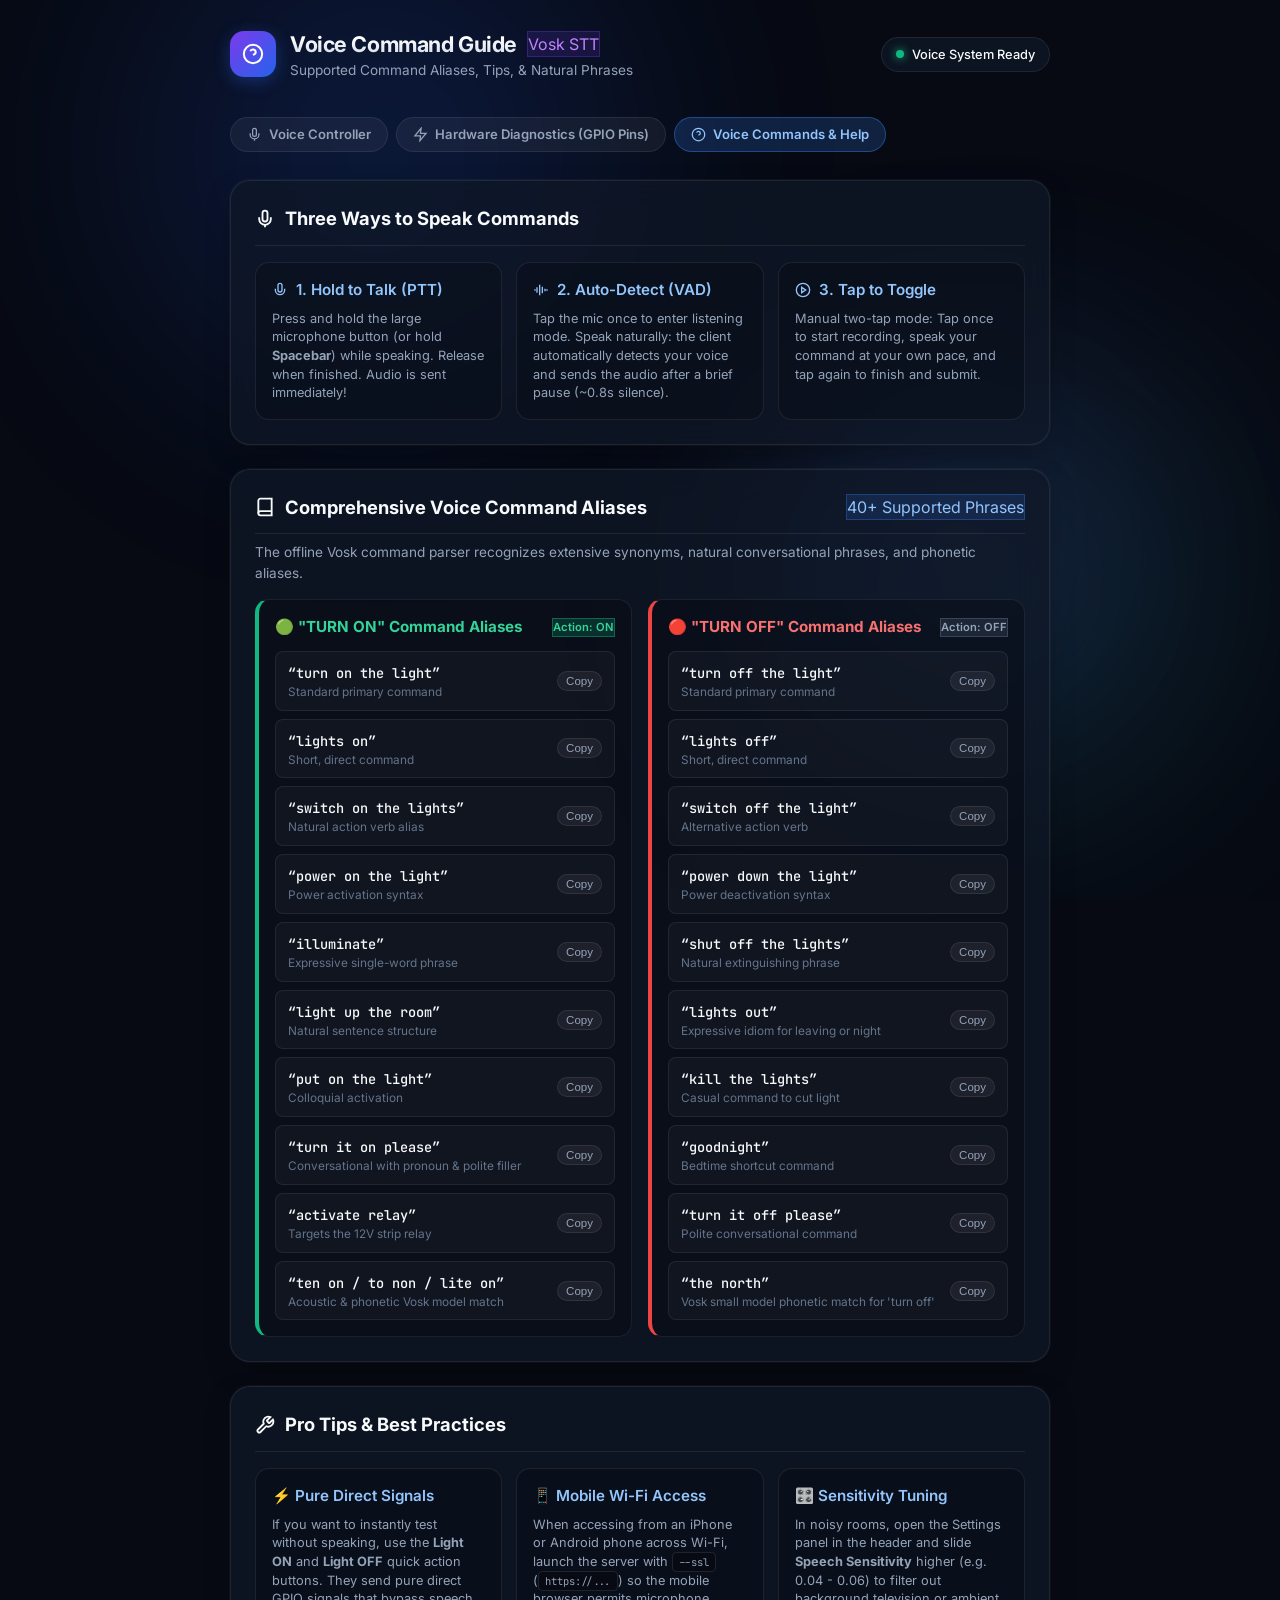
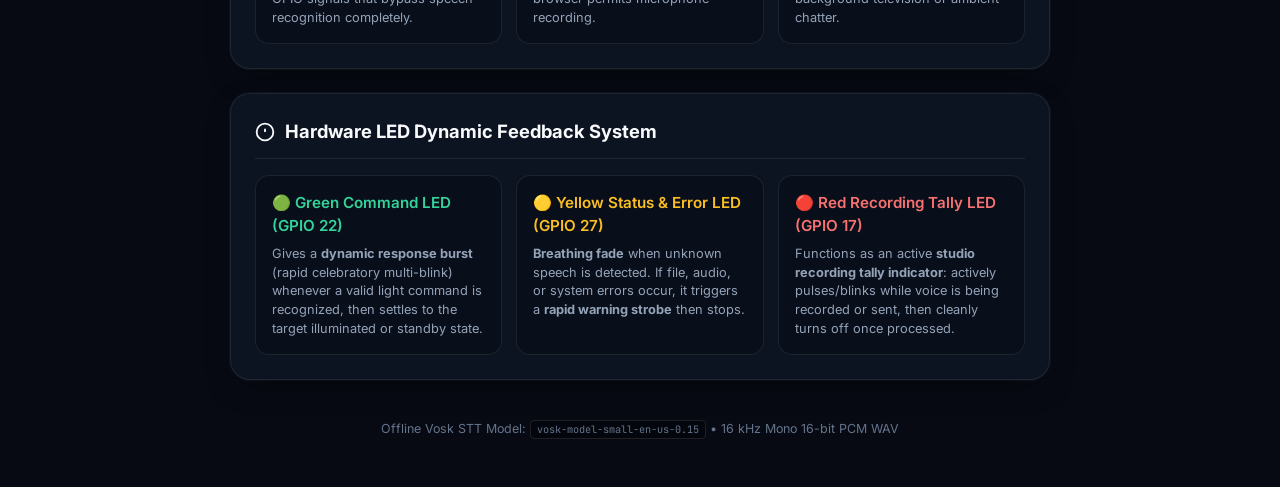
<file: clients/web/help.html>
<!doctype html>
<html lang="en">
<head>
  <meta charset="utf-8">
  <meta name="viewport" content="width=device-width, initial-scale=1, viewport-fit=cover">
  <meta name="description" content="Raspberry Pi Vosk Voice Controller - Command Reference and Help Guide">
  <meta name="theme-color" content="#090d16">
  <title>Voice Command Reference &amp; Help — Vosk Controller</title>

  <!-- Google Fonts: Inter & JetBrains Mono (Non-blocking for instant LAN/offline rendering) -->
  <link rel="preconnect" href="https://fonts.googleapis.com">
  <link rel="preconnect" href="https://fonts.gstatic.com" crossorigin>
  <link href="https://fonts.googleapis.com/css2?family=Inter:wght@300;400;500;600;700;800&family=JetBrains+Mono:wght@400;500;600&display=swap" rel="stylesheet" media="print" onload="this.media='all'">
  <noscript>
    <link href="https://fonts.googleapis.com/css2?family=Inter:wght@300;400;500;600;700;800&family=JetBrains+Mono:wght@400;500;600&display=swap" rel="stylesheet">
  </noscript>
  
  <link rel="stylesheet" href="styles.css">
  <style>
    /* Specific styles for Help Page */
    .nav-tabs {
      display: flex;
      gap: 8px;
      margin-bottom: 4px;
      flex-wrap: wrap;
    }
    .nav-tab-link {
      display: inline-flex;
      align-items: center;
      gap: 7px;
      padding: 7px 16px;
      border-radius: var(--radius-full);
      background: rgba(255, 255, 255, 0.05);
      border: 1px solid var(--border-subtle);
      color: var(--text-secondary);
      text-decoration: none;
      font-size: 0.82rem;
      font-weight: 600;
      transition: all 0.2s ease;
    }
    .nav-tab-link:hover {
      background: rgba(255, 255, 255, 0.1);
      color: var(--text-primary);
    }
    .nav-tab-link.active {
      background: rgba(59, 130, 246, 0.2);
      border-color: rgba(59, 130, 246, 0.4);
      color: #93c5fd;
    }

    .help-section {
      background: var(--bg-surface);
      backdrop-filter: blur(16px);
      -webkit-backdrop-filter: blur(16px);
      border: 1px solid var(--border-subtle);
      border-radius: var(--radius-lg);
      padding: 24px;
      display: flex;
      flex-direction: column;
      gap: 16px;
      box-shadow: var(--shadow-card);
    }

    .help-header-row {
      display: flex;
      align-items: center;
      justify-content: space-between;
      border-bottom: 1px solid var(--border-subtle);
      padding-bottom: 12px;
    }
    .help-header-row h2 {
      font-size: 1.15rem;
      font-weight: 700;
      display: flex;
      align-items: center;
      gap: 10px;
    }

    .command-category-grid {
      display: grid;
      grid-template-columns: repeat(2, 1fr);
      gap: 16px;
    }

    .command-box {
      background: rgba(0, 0, 0, 0.25);
      border: 1px solid var(--border-subtle);
      border-radius: var(--radius-md);
      padding: 16px;
      display: flex;
      flex-direction: column;
      gap: 12px;
    }

    .command-box.on-box {
      border-left: 4px solid var(--green-on);
    }
    .command-box.off-box {
      border-left: 4px solid #ef4444;
    }

    .command-box-title {
      font-size: 0.95rem;
      font-weight: 600;
      display: flex;
      align-items: center;
      justify-content: space-between;
    }

    .phrase-list {
      list-style: none;
      display: flex;
      flex-direction: column;
      gap: 8px;
    }

    .phrase-item {
      display: flex;
      align-items: center;
      justify-content: space-between;
      gap: 12px;
      background: rgba(255, 255, 255, 0.03);
      padding: 8px 12px;
      border-radius: var(--radius-sm);
      border: 1px solid var(--border-subtle);
      transition: all 0.2s;
    }
    .phrase-item:hover {
      background: rgba(255, 255, 255, 0.07);
      border-color: var(--border-highlight);
    }

    .phrase-quote {
      font-family: var(--font-mono);
      font-size: 0.85rem;
      color: var(--text-primary);
      font-weight: 500;
    }

    .phrase-desc {
      font-size: 0.74rem;
      color: var(--text-muted);
    }

    .copy-chip {
      background: rgba(255, 255, 255, 0.06);
      border: 1px solid var(--border-subtle);
      color: var(--text-secondary);
      border-radius: var(--radius-full);
      padding: 3px 8px;
      font-size: 0.72rem;
      cursor: pointer;
      display: inline-flex;
      align-items: center;
      gap: 4px;
      transition: all 0.2s;
    }
    .copy-chip:hover {
      background: rgba(59, 130, 246, 0.25);
      color: #93c5fd;
      border-color: rgba(59, 130, 246, 0.4);
    }

    .guide-cards-grid {
      display: grid;
      grid-template-columns: repeat(3, 1fr);
      gap: 14px;
    }

    .guide-card {
      background: rgba(0, 0, 0, 0.2);
      border: 1px solid var(--border-subtle);
      border-radius: var(--radius-md);
      padding: 16px;
      display: flex;
      flex-direction: column;
      gap: 8px;
    }

    .guide-card h3 {
      font-size: 0.95rem;
      font-weight: 600;
      color: #93c5fd;
      display: flex;
      align-items: center;
      gap: 8px;
    }

    .guide-card p {
      font-size: 0.8rem;
      color: var(--text-secondary);
      line-height: 1.45;
    }

    @media (max-width: 768px) {
      .command-category-grid { grid-template-columns: 1fr; }
      .guide-cards-grid { grid-template-columns: 1fr; }
    }
  </style>
</head>
<body>
  <div class="ambient-background" aria-hidden="true">
    <div class="glow-orb orb-1"></div>
    <div class="glow-orb orb-2"></div>
    <div class="glow-orb orb-3"></div>
  </div>

  <div class="app-layout">
    <!-- Top Navigation Header -->
    <header class="app-header">
      <div class="brand">
        <div class="brand-icon" style="background: linear-gradient(135deg, #7c3aed, #2563eb);">
          <svg width="22" height="22" viewBox="0 0 24 24" fill="none" stroke="currentColor" stroke-width="2.2">
            <circle cx="12" cy="12" r="10"/>
            <path d="M9.09 9a3 3 0 0 1 5.83 1c0 2-3 3-3 3"/>
            <line x1="12" y1="17" x2="12.01" y2="17"/>
          </svg>
        </div>
        <div>
          <div class="brand-title-row">
            <h1 class="brand-title">Voice Command Guide</h1>
            <span class="badge" style="background: rgba(124, 58, 237, 0.15); color: #c084fc; border: 1px solid rgba(124, 58, 237, 0.3);">Vosk STT</span>
          </div>
          <p class="brand-subtitle">Supported Command Aliases, Tips, &amp; Natural Phrases</p>
        </div>
      </div>

      <div class="header-actions">
        <!-- Live Connection Status Pill -->
        <div id="connection-pill" class="connection-pill connected">
          <span class="status-dot"></span>
          <span id="connection-label" class="pill-text">Voice System Ready</span>
        </div>
      </div>
    </header>

    <!-- Top Navigation Bar across all pages -->
    <nav class="nav-tabs" aria-label="Page Navigation">
      <a href="index.html" class="nav-tab-link">
        <svg width="15" height="15" viewBox="0 0 24 24" fill="none" stroke="currentColor" stroke-width="2"><path d="M12 2a3 3 0 0 0-3 3v7a3 3 0 0 0 6 0V5a3 3 0 0 0-3-3Z"/><path d="M19 10v2a7 7 0 0 1-14 0v-2"/><line x1="12" x2="12" y1="19" y2="22"/></svg>
        <span>Voice Controller</span>
      </a>
      <a href="diagnostics.html" class="nav-tab-link">
        <svg width="15" height="15" viewBox="0 0 24 24" fill="none" stroke="currentColor" stroke-width="2"><polygon points="13 2 3 14 12 14 11 22 21 10 12 10 13 2"/></svg>
        <span>Hardware Diagnostics (GPIO Pins)</span>
      </a>
      <a href="help.html" class="nav-tab-link active">
        <svg width="15" height="15" viewBox="0 0 24 24" fill="none" stroke="currentColor" stroke-width="2"><circle cx="12" cy="12" r="10"/><path d="M9.09 9a3 3 0 0 1 5.83 1c0 2-3 3-3 3"/><line x1="12" y1="17" x2="12.01" y2="17"/></svg>
        <span>Voice Commands &amp; Help</span>
      </a>
    </nav>

    <!-- Execution Methods Overview -->
    <section class="help-section">
      <div class="help-header-row">
        <h2>
          <svg width="20" height="20" viewBox="0 0 24 24" fill="none" stroke="currentColor" stroke-width="2.2"><path d="M12 2a3 3 0 0 0-3 3v7a3 3 0 0 0 6 0V5a3 3 0 0 0-3-3Z"/><path d="M19 10v2a7 7 0 0 1-14 0v-2"/><line x1="12" x2="12" y1="19" y2="22"/></svg>
          Three Ways to Speak Commands
        </h2>
      </div>
      <div class="guide-cards-grid">
        <div class="guide-card">
          <h3>
            <svg width="16" height="16" viewBox="0 0 24 24" fill="none" stroke="currentColor" stroke-width="2"><path d="M12 2a3 3 0 0 0-3 3v7a3 3 0 0 0 6 0V5a3 3 0 0 0-3-3Z"/><path d="M19 10v2a7 7 0 0 1-14 0v-2"/></svg>
            1. Hold to Talk (PTT)
          </h3>
          <p>
            Press and hold the large microphone button (or hold <strong>Spacebar</strong>) while speaking. Release when finished. Audio is sent immediately!
          </p>
        </div>
        <div class="guide-card">
          <h3>
            <svg width="16" height="16" viewBox="0 0 24 24" fill="none" stroke="currentColor" stroke-width="2"><path d="M2 12h2"/><path d="M6 8v8"/><path d="M10 4v16"/><path d="M14 7v10"/><path d="M18 10v4"/><path d="M22 12h-2"/></svg>
            2. Auto-Detect (VAD)
          </h3>
          <p>
            Tap the mic once to enter listening mode. Speak naturally: the client automatically detects your voice and sends the audio after a brief pause (~0.8s silence).
          </p>
        </div>
        <div class="guide-card">
          <h3>
            <svg width="16" height="16" viewBox="0 0 24 24" fill="none" stroke="currentColor" stroke-width="2"><circle cx="12" cy="12" r="10"/><polygon points="10 8 16 12 10 16 10 8"/></svg>
            3. Tap to Toggle
          </h3>
          <p>
            Manual two-tap mode: Tap once to start recording, speak your command at your own pace, and tap again to finish and submit.
          </p>
        </div>
      </div>
    </section>

    <!-- Voice Command Aliases Catalog -->
    <section class="help-section">
      <div class="help-header-row">
        <h2>
          <svg width="20" height="20" viewBox="0 0 24 24" fill="none" stroke="currentColor" stroke-width="2.2"><path d="M4 19.5A2.5 2.5 0 0 1 6.5 17H20"/><path d="M6.5 2H20v20H6.5A2.5 2.5 0 0 1 4 19.5v-15A2.5 2.5 0 0 1 6.5 2z"/></svg>
          Comprehensive Voice Command Aliases
        </h2>
        <span class="badge" style="background: rgba(59, 130, 246, 0.15); color: #93c5fd; border: 1px solid rgba(59, 130, 246, 0.3);">40+ Supported Phrases</span>
      </div>
      <p style="font-size: 0.85rem; color: var(--text-secondary); margin-top: -8px;">
        The offline Vosk command parser recognizes extensive synonyms, natural conversational phrases, and phonetic aliases.
      </p>

      <div class="command-category-grid">
        <!-- Turn ON Phrases -->
        <div class="command-box on-box">
          <div class="command-box-title">
            <span style="color: #34d399; font-weight: 700;">🟢 "TURN ON" Command Aliases</span>
            <span class="badge badge-on" style="font-size: 0.7rem;">Action: ON</span>
          </div>
          <ul class="phrase-list">
            <li class="phrase-item">
              <div>
                <span class="phrase-quote">“turn on the light”</span>
                <p class="phrase-desc">Standard primary command</p>
              </div>
              <button class="copy-chip" onclick="copyPhrase('turn on the light')">Copy</button>
            </li>
            <li class="phrase-item">
              <div>
                <span class="phrase-quote">“lights on”</span>
                <p class="phrase-desc">Short, direct command</p>
              </div>
              <button class="copy-chip" onclick="copyPhrase('lights on')">Copy</button>
            </li>
            <li class="phrase-item">
              <div>
                <span class="phrase-quote">“switch on the lights”</span>
                <p class="phrase-desc">Natural action verb alias</p>
              </div>
              <button class="copy-chip" onclick="copyPhrase('switch on the lights')">Copy</button>
            </li>
            <li class="phrase-item">
              <div>
                <span class="phrase-quote">“power on the light”</span>
                <p class="phrase-desc">Power activation syntax</p>
              </div>
              <button class="copy-chip" onclick="copyPhrase('power on the light')">Copy</button>
            </li>
            <li class="phrase-item">
              <div>
                <span class="phrase-quote">“illuminate”</span>
                <p class="phrase-desc">Expressive single-word phrase</p>
              </div>
              <button class="copy-chip" onclick="copyPhrase('illuminate')">Copy</button>
            </li>
            <li class="phrase-item">
              <div>
                <span class="phrase-quote">“light up the room”</span>
                <p class="phrase-desc">Natural sentence structure</p>
              </div>
              <button class="copy-chip" onclick="copyPhrase('light up the room')">Copy</button>
            </li>
            <li class="phrase-item">
              <div>
                <span class="phrase-quote">“put on the light”</span>
                <p class="phrase-desc">Colloquial activation</p>
              </div>
              <button class="copy-chip" onclick="copyPhrase('put on the light')">Copy</button>
            </li>
            <li class="phrase-item">
              <div>
                <span class="phrase-quote">“turn it on please”</span>
                <p class="phrase-desc">Conversational with pronoun &amp; polite filler</p>
              </div>
              <button class="copy-chip" onclick="copyPhrase('turn it on please')">Copy</button>
            </li>
            <li class="phrase-item">
              <div>
                <span class="phrase-quote">“activate relay”</span>
                <p class="phrase-desc">Targets the 12V strip relay</p>
              </div>
              <button class="copy-chip" onclick="copyPhrase('activate relay')">Copy</button>
            </li>
            <li class="phrase-item">
              <div>
                <span class="phrase-quote">“ten on / to non / lite on”</span>
                <p class="phrase-desc">Acoustic &amp; phonetic Vosk model match</p>
              </div>
              <button class="copy-chip" onclick="copyPhrase('ten on')">Copy</button>
            </li>
          </ul>
        </div>

        <!-- Turn OFF Phrases -->
        <div class="command-box off-box">
          <div class="command-box-title">
            <span style="color: #f87171; font-weight: 700;">🔴 "TURN OFF" Command Aliases</span>
            <span class="badge badge-off" style="font-size: 0.7rem;">Action: OFF</span>
          </div>
          <ul class="phrase-list">
            <li class="phrase-item">
              <div>
                <span class="phrase-quote">“turn off the light”</span>
                <p class="phrase-desc">Standard primary command</p>
              </div>
              <button class="copy-chip" onclick="copyPhrase('turn off the light')">Copy</button>
            </li>
            <li class="phrase-item">
              <div>
                <span class="phrase-quote">“lights off”</span>
                <p class="phrase-desc">Short, direct command</p>
              </div>
              <button class="copy-chip" onclick="copyPhrase('lights off')">Copy</button>
            </li>
            <li class="phrase-item">
              <div>
                <span class="phrase-quote">“switch off the light”</span>
                <p class="phrase-desc">Alternative action verb</p>
              </div>
              <button class="copy-chip" onclick="copyPhrase('switch off the light')">Copy</button>
            </li>
            <li class="phrase-item">
              <div>
                <span class="phrase-quote">“power down the light”</span>
                <p class="phrase-desc">Power deactivation syntax</p>
              </div>
              <button class="copy-chip" onclick="copyPhrase('power down the light')">Copy</button>
            </li>
            <li class="phrase-item">
              <div>
                <span class="phrase-quote">“shut off the lights”</span>
                <p class="phrase-desc">Natural extinguishing phrase</p>
              </div>
              <button class="copy-chip" onclick="copyPhrase('shut off the lights')">Copy</button>
            </li>
            <li class="phrase-item">
              <div>
                <span class="phrase-quote">“lights out”</span>
                <p class="phrase-desc">Expressive idiom for leaving or night</p>
              </div>
              <button class="copy-chip" onclick="copyPhrase('lights out')">Copy</button>
            </li>
            <li class="phrase-item">
              <div>
                <span class="phrase-quote">“kill the lights”</span>
                <p class="phrase-desc">Casual command to cut light</p>
              </div>
              <button class="copy-chip" onclick="copyPhrase('kill the lights')">Copy</button>
            </li>
            <li class="phrase-item">
              <div>
                <span class="phrase-quote">“goodnight”</span>
                <p class="phrase-desc">Bedtime shortcut command</p>
              </div>
              <button class="copy-chip" onclick="copyPhrase('goodnight')">Copy</button>
            </li>
            <li class="phrase-item">
              <div>
                <span class="phrase-quote">“turn it off please”</span>
                <p class="phrase-desc">Polite conversational command</p>
              </div>
              <button class="copy-chip" onclick="copyPhrase('turn it off please')">Copy</button>
            </li>
            <li class="phrase-item">
              <div>
                <span class="phrase-quote">“the north”</span>
                <p class="phrase-desc">Vosk small model phonetic match for 'turn off'</p>
              </div>
              <button class="copy-chip" onclick="copyPhrase('the north')">Copy</button>
            </li>
          </ul>
        </div>
      </div>
    </section>

    <!-- Tips and Diagnostics Reference -->
    <section class="help-section">
      <div class="help-header-row">
        <h2>
          <svg width="20" height="20" viewBox="0 0 24 24" fill="none" stroke="currentColor" stroke-width="2.2"><path d="M14.7 6.3a1 1 0 0 0 0 1.4l1.6 1.6a1 1 0 0 0 1.4 0l3.77-3.77a6 6 0 0 1-7.94 7.94l-6.91 6.91a2.12 2.12 0 0 1-3-3l6.91-6.91a6 6 0 0 1 7.94-7.94l-3.76 3.76z"/></svg>
          Pro Tips &amp; Best Practices
        </h2>
      </div>
      <div class="guide-cards-grid">
        <div class="guide-card">
          <h3>⚡ Pure Direct Signals</h3>
          <p>
            If you want to instantly test without speaking, use the <strong>Light ON</strong> and <strong>Light OFF</strong> quick action buttons. They send pure direct GPIO signals that bypass speech recognition completely.
          </p>
        </div>
        <div class="guide-card">
          <h3>📱 Mobile Wi-Fi Access</h3>
          <p>
            When accessing from an iPhone or Android phone across Wi-Fi, launch the server with <span class="code-tag">--ssl</span> (<span class="code-tag">https://...</span>) so the mobile browser permits microphone recording.
          </p>
        </div>
        <div class="guide-card">
          <h3>🎛️ Sensitivity Tuning</h3>
          <p>
            In noisy rooms, open the Settings panel in the header and slide <strong>Speech Sensitivity</strong> higher (e.g. 0.04 - 0.06) to filter out background television or ambient chatter.
          </p>
        </div>
      </div>
    </section>

    <!-- Dynamic LED Hardware Feedback Guide -->
    <section class="help-section">
      <div class="help-header-row">
        <h2>
          <svg width="20" height="20" viewBox="0 0 24 24" fill="none" stroke="currentColor" stroke-width="2.2"><circle cx="12" cy="12" r="10"/><line x1="12" y1="8" x2="12" y2="12"/><line x1="12" y1="16" x2="12.01" y2="16"/></svg>
          Hardware LED Dynamic Feedback System
        </h2>
      </div>
      <div class="guide-cards-grid">
        <div class="guide-card">
          <h3 style="color: #34d399;">🟢 Green Command LED (GPIO 22)</h3>
          <p>
            Gives a <strong>dynamic response burst</strong> (rapid celebratory multi-blink) whenever a valid light command is recognized, then settles to the target illuminated or standby state.
          </p>
        </div>
        <div class="guide-card">
          <h3 style="color: #fbbf24;">🟡 Yellow Status &amp; Error LED (GPIO 27)</h3>
          <p>
            <strong>Breathing fade</strong> when unknown speech is detected. If file, audio, or system errors occur, it triggers a <strong>rapid warning strobe</strong> then stops.
          </p>
        </div>
        <div class="guide-card">
          <h3 style="color: #f87171;">🔴 Red Recording Tally LED (GPIO 17)</h3>
          <p>
            Functions as an active <strong>studio recording tally indicator</strong>: actively pulses/blinks while voice is being recorded or sent, then cleanly turns off once processed.
          </p>
        </div>
      </div>
    </section>

    <!-- Footer -->
    <footer class="app-footer">
      <p>Offline Vosk STT Model: <span class="code-tag">vosk-model-small-en-us-0.15</span> &bull; 16 kHz Mono 16-bit PCM WAV</p>
    </footer>
  </div>

  <script>
    function copyPhrase(text) {
      navigator.clipboard.writeText(text).then(() => {
        alert('Copied to clipboard: "' + text + '"');
      }).catch(() => {});
    }
  </script>
</body>
</html>
</file>
<file: clients/web/styles.css>
/* ==========================================================================
   Vosk Raspberry Pi Voice Controller — Design System & Stylesheet
   Modern, Dark-Mode Glassmorphism UI with Dynamic Hardware States
   ========================================================================== */

:root {
  --font-sans: 'Inter', -apple-system, BlinkMacSystemFont, 'Segoe UI', Roboto, sans-serif;
  --font-mono: 'JetBrains Mono', monospace;

  /* Color Palette */
  --bg-dark: #070a13;
  --bg-surface: rgba(16, 24, 40, 0.72);
  --bg-surface-hover: rgba(23, 35, 59, 0.85);
  --bg-card: rgba(18, 28, 48, 0.65);
  --border-subtle: rgba(255, 255, 255, 0.08);
  --border-highlight: rgba(255, 255, 255, 0.16);

  /* Primary Brand & Accents */
  --primary: #3b82f6;
  --primary-glow: rgba(59, 130, 246, 0.35);
  --accent-cyan: #06b6d4;
  --accent-cyan-glow: rgba(6, 182, 212, 0.4);

  /* Hardware States */
  --green-on: #10b981;
  --green-glow: rgba(16, 185, 129, 0.45);
  --cyan-on: #38bdf8;
  --cyan-glow: rgba(56, 189, 248, 0.45);
  --yellow-alert: #f59e0b;
  --yellow-glow: rgba(245, 158, 11, 0.45);
  --red-recording: #ef4444;
  --red-glow: rgba(239, 68, 68, 0.5);

  /* Neutral Text */
  --text-primary: #f8fafc;
  --text-secondary: #94a3b8;
  --text-muted: #64748b;
  --text-dim: #475569;

  /* Radius & Shadows */
  --radius-sm: 8px;
  --radius-md: 14px;
  --radius-lg: 20px;
  --radius-full: 9999px;
  --shadow-card: 0 10px 30px -10px rgba(0, 0, 0, 0.5), 0 0 1px 1px rgba(255, 255, 255, 0.05);
  --shadow-glow: 0 0 35px var(--primary-glow);
}

*, *::before, *::after {
  box-sizing: border-box;
  margin: 0;
  padding: 0;
}

body {
  font-family: var(--font-sans);
  background-color: var(--bg-dark);
  color: var(--text-primary);
  min-height: 100vh;
  line-height: 1.5;
  overflow-x: hidden;
  position: relative;
  -webkit-font-smoothing: antialiased;
  -moz-osx-font-smoothing: grayscale;
}

/* Ambient Background Glow */
.ambient-background {
  position: fixed;
  inset: 0;
  pointer-events: none;
  z-index: 0;
  overflow: hidden;
}

.glow-orb {
  position: absolute;
  border-radius: 50%;
  filter: blur(120px);
  opacity: 0.18;
  animation: floatOrb 20s infinite alternate ease-in-out;
}

.orb-1 {
  width: 500px;
  height: 500px;
  background: radial-gradient(circle, #2563eb, #1d4ed8);
  top: -100px;
  left: 10%;
}

.orb-2 {
  width: 450px;
  height: 450px;
  background: radial-gradient(circle, #059669, #047857);
  bottom: 10%;
  right: 5%;
  animation-duration: 25s;
}

.orb-3 {
  width: 380px;
  height: 380px;
  background: radial-gradient(circle, #7c3aed, #4338ca);
  top: 40%;
  left: 60%;
  animation-duration: 18s;
}

@keyframes floatOrb {
  0% { transform: translate(0, 0) scale(1); }
  50% { transform: translate(40px, 30px) scale(1.1); }
  100% { transform: translate(-30px, -40px) scale(0.95); }
}

/* Application Layout */
.app-layout {
  position: relative;
  z-index: 1;
  max-width: 860px;
  margin: 0 auto;
  padding: 28px 20px 48px;
  display: flex;
  flex-direction: column;
  gap: 24px;
}

/* Top App Header */
.app-header {
  display: flex;
  align-items: center;
  justify-content: space-between;
  flex-wrap: wrap;
  gap: 16px;
  padding-bottom: 8px;
}

.brand {
  display: flex;
  align-items: center;
  gap: 14px;
}

.brand-icon {
  width: 46px;
  height: 46px;
  border-radius: var(--radius-md);
  background: linear-gradient(135deg, #2563eb, #06b6d4);
  display: flex;
  align-items: center;
  justify-content: center;
  color: #fff;
  box-shadow: 0 4px 16px rgba(37, 99, 235, 0.35);
}

.brand-title-row {
  display: flex;
  align-items: center;
  gap: 10px;
}

.brand-title {
  font-size: 1.35rem;
  font-weight: 700;
  letter-spacing: -0.02em;
  background: linear-gradient(180deg, #ffffff 30%, #cbd5e1 100%);
  -webkit-background-clip: text;
  -webkit-text-fill-color: transparent;
}

.badge-pi {
  font-size: 0.68rem;
  text-transform: uppercase;
  font-weight: 700;
  letter-spacing: 0.08em;
  padding: 3px 8px;
  border-radius: var(--radius-full);
  background: rgba(225, 29, 72, 0.15);
  color: #fb7185;
  border: 1px solid rgba(225, 29, 72, 0.3);
}

.brand-subtitle {
  font-size: 0.85rem;
  color: var(--text-secondary);
}

.header-actions {
  display: flex;
  align-items: center;
  gap: 12px;
}

/* Connection Status Pill */
.connection-pill {
  display: inline-flex;
  align-items: center;
  gap: 8px;
  padding: 7px 14px;
  background: var(--bg-surface);
  backdrop-filter: blur(12px);
  -webkit-backdrop-filter: blur(12px);
  border: 1px solid var(--border-subtle);
  border-radius: var(--radius-full);
  font-size: 0.8rem;
  font-weight: 500;
  cursor: pointer;
  transition: all 0.2s ease;
}

.connection-pill:hover {
  background: var(--bg-surface-hover);
  border-color: var(--border-highlight);
}

.status-dot {
  width: 8px;
  height: 8px;
  border-radius: 50%;
  background-color: var(--text-muted);
  transition: all 0.3s ease;
}

.connection-pill.connected .status-dot {
  background-color: var(--green-on);
  box-shadow: 0 0 10px var(--green-on);
}

.connection-pill.disconnected .status-dot {
  background-color: #f43f5e;
  box-shadow: 0 0 10px #f43f5e;
}

.connection-pill.connecting .status-dot {
  background-color: var(--yellow-alert);
  box-shadow: 0 0 10px var(--yellow-alert);
  animation: pulseDot 1s infinite alternate;
}

@keyframes pulseDot {
  from { opacity: 0.4; }
  to { opacity: 1; }
}

.latency-tag {
  font-family: var(--font-mono);
  font-size: 0.72rem;
  color: var(--text-muted);
  padding: 2px 6px;
  border-radius: 4px;
  background: rgba(0, 0, 0, 0.25);
}

.icon-btn {
  background: var(--bg-surface);
  backdrop-filter: blur(12px);
  border: 1px solid var(--border-subtle);
  color: var(--text-secondary);
  border-radius: var(--radius-md);
  width: 40px;
  height: 40px;
  display: flex;
  align-items: center;
  justify-content: center;
  cursor: pointer;
  transition: all 0.2s ease;
}

.icon-btn:hover {
  background: var(--bg-surface-hover);
  color: var(--text-primary);
  border-color: var(--border-highlight);
}

/* Collapsible Settings Panel */
.settings-card {
  background: var(--bg-surface);
  backdrop-filter: blur(16px);
  -webkit-backdrop-filter: blur(16px);
  border: 1px solid var(--border-highlight);
  border-radius: var(--radius-lg);
  padding: 24px;
  box-shadow: var(--shadow-card);
  animation: slideDown 0.25s ease-out;
}

@keyframes slideDown {
  from { opacity: 0; transform: translateY(-10px); }
  to { opacity: 1; transform: translateY(0); }
}

.settings-header {
  display: flex;
  justify-content: space-between;
  align-items: center;
  margin-bottom: 20px;
}

.settings-header h2 {
  font-size: 1.05rem;
  font-weight: 600;
}

.close-btn {
  background: transparent;
  border: none;
  color: var(--text-muted);
  font-size: 1.5rem;
  cursor: pointer;
  line-height: 1;
}

.close-btn:hover { color: var(--text-primary); }

.settings-grid {
  display: grid;
  grid-template-columns: 1fr 1fr;
  gap: 18px;
}

.setting-item {
  display: flex;
  flex-direction: column;
  gap: 8px;
}

.setting-item label {
  font-size: 0.82rem;
  font-weight: 500;
  color: var(--text-secondary);
}

.input-with-button {
  display: flex;
  gap: 8px;
}

.input-with-button input {
  flex: 1;
}

input[type="url"], input[type="text"] {
  background: rgba(8, 12, 22, 0.7);
  border: 1px solid var(--border-subtle);
  border-radius: var(--radius-sm);
  padding: 10px 14px;
  color: var(--text-primary);
  font-family: var(--font-mono);
  font-size: 0.85rem;
  outline: none;
  transition: border-color 0.2s;
}

input[type="url"]:focus, input[type="text"]:focus {
  border-color: var(--primary);
  box-shadow: 0 0 0 2px rgba(59, 130, 246, 0.2);
}

.btn {
  padding: 10px 18px;
  border-radius: var(--radius-sm);
  font-size: 0.85rem;
  font-weight: 600;
  border: none;
  cursor: pointer;
  transition: all 0.2s;
}

.btn-secondary {
  background: rgba(59, 130, 246, 0.15);
  color: #60a5fa;
  border: 1px solid rgba(59, 130, 246, 0.3);
}

.btn-secondary:hover {
  background: rgba(59, 130, 246, 0.25);
}

.slider-row {
  display: flex;
  align-items: center;
  gap: 12px;
}

input[type="range"] {
  flex: 1;
  accent-color: var(--primary);
}

.slider-val {
  font-family: var(--font-mono);
  font-size: 0.85rem;
  color: var(--accent-cyan);
  min-width: 44px;
}

.field-hint {
  font-size: 0.75rem;
  color: var(--text-muted);
}

.toggle-item {
  grid-column: span 2;
  flex-direction: row;
  justify-content: space-between;
  align-items: center;
  padding: 12px 14px;
  background: rgba(0, 0, 0, 0.2);
  border-radius: var(--radius-sm);
  border: 1px solid var(--border-subtle);
}

.switch {
  position: relative;
  display: inline-block;
  width: 44px;
  height: 24px;
}

.switch input { opacity: 0; width: 0; height: 0; }

.slider.round {
  position: absolute;
  cursor: pointer;
  inset: 0;
  background-color: var(--text-dim);
  transition: .3s;
  border-radius: 24px;
}

.slider.round:before {
  position: absolute;
  content: "";
  height: 18px;
  width: 18px;
  left: 3px;
  bottom: 3px;
  background-color: white;
  transition: .3s;
  border-radius: 50%;
}

input:checked + .slider.round {
  background-color: var(--primary);
}

input:checked + .slider.round:before {
  transform: translateX(20px);
}

.settings-footer {
  margin-top: 18px;
  padding-top: 14px;
  border-top: 1px solid var(--border-subtle);
}

.info-pill {
  display: flex;
  align-items: center;
  gap: 8px;
  font-size: 0.76rem;
  color: var(--text-muted);
}

/* Alert Banner */
.alert-banner {
  display: flex;
  align-items: flex-start;
  gap: 14px;
  padding: 14px 18px;
  border-radius: var(--radius-md);
  font-size: 0.85rem;
  backdrop-filter: blur(12px);
}

.alert-banner.warning {
  background: rgba(245, 158, 11, 0.1);
  border: 1px solid rgba(245, 158, 11, 0.3);
  color: #fde68a;
}

.alert-banner.warning .alert-icon {
  color: var(--yellow-alert);
}

.alert-content p {
  margin-top: 4px;
  color: #fcd34d;
  font-size: 0.8rem;
}

.code-tag {
  font-family: var(--font-mono);
  background: rgba(0, 0, 0, 0.3);
  padding: 2px 6px;
  border-radius: 4px;
  border: 1px solid rgba(255, 255, 255, 0.1);
  font-size: 0.82em;
}

/* Navigation Tabs */
.nav-tabs {
  display: flex;
  gap: 8px;
  margin-top: 4px;
}
.nav-tab-link {
  display: inline-flex;
  align-items: center;
  gap: 7px;
  padding: 7px 16px;
  border-radius: var(--radius-full);
  background: rgba(255, 255, 255, 0.05);
  border: 1px solid var(--border-subtle);
  color: var(--text-secondary);
  text-decoration: none;
  font-size: 0.82rem;
  font-weight: 600;
  transition: all 0.2s ease;
}
.nav-tab-link:hover {
  background: rgba(255, 255, 255, 0.1);
  color: var(--text-primary);
}
.nav-tab-link.active {
  background: rgba(59, 130, 246, 0.2);
  border-color: rgba(59, 130, 246, 0.4);
  color: #93c5fd;
}

/* Multi-Device IP and Type Badges */
.ip-badge {
  font-family: var(--font-mono);
  font-size: 0.72rem;
  color: #38bdf8;
  background: rgba(56, 189, 248, 0.12);
  border: 1px solid rgba(56, 189, 248, 0.3);
  padding: 2px 7px;
  border-radius: 4px;
  display: inline-flex;
  align-items: center;
  gap: 4px;
}
.type-badge {
  font-size: 0.65rem;
  text-transform: uppercase;
  font-weight: 700;
  letter-spacing: 0.05em;
  padding: 2px 6px;
  border-radius: 4px;
}
.type-voice { background: rgba(147, 51, 234, 0.2); color: #c084fc; border: 1px solid rgba(147, 51, 234, 0.3); }
.type-gpio { background: rgba(16, 185, 129, 0.2); color: #34d399; border: 1px solid rgba(16, 185, 129, 0.3); }
.type-test { background: rgba(245, 158, 11, 0.2); color: #fbbf24; border: 1px solid rgba(245, 158, 11, 0.3); }

/* Real-Time Hardware State HUD (4 Channels) */
.hardware-hud {
  display: grid;
  grid-template-columns: repeat(4, 1fr);
  gap: 14px;
}

.hud-card {
  position: relative;
  background: var(--bg-surface);
  backdrop-filter: blur(14px);
  -webkit-backdrop-filter: blur(14px);
  border: 1px solid var(--border-subtle);
  border-radius: var(--radius-lg);
  padding: 18px;
  display: flex;
  flex-direction: column;
  gap: 12px;
  box-shadow: var(--shadow-card);
  overflow: hidden;
  transition: all 0.3s ease;
}

.hud-card-header {
  display: flex;
  justify-content: space-between;
  align-items: center;
}

.hud-icon-wrap {
  width: 40px;
  height: 40px;
  border-radius: var(--radius-sm);
  display: flex;
  align-items: center;
  justify-content: center;
  background: rgba(255, 255, 255, 0.05);
  color: var(--text-secondary);
  transition: all 0.3s ease;
}

.hud-pin-badge {
  font-family: var(--font-mono);
  font-size: 0.7rem;
  color: var(--text-muted);
  background: rgba(0, 0, 0, 0.25);
  padding: 3px 8px;
  border-radius: var(--radius-full);
  border: 1px solid var(--border-subtle);
}

.hud-card-body {
  display: flex;
  flex-direction: column;
  gap: 4px;
}

.hud-label {
  font-size: 0.8rem;
  color: var(--text-secondary);
  font-weight: 500;
}

.hud-state-row {
  display: flex;
  align-items: center;
  gap: 10px;
}

.state-pill {
  font-size: 0.82rem;
  font-weight: 700;
  letter-spacing: 0.05em;
  padding: 3px 10px;
  border-radius: var(--radius-full);
  transition: all 0.3s ease;
}

.state-off {
  background: rgba(100, 116, 139, 0.15);
  color: var(--text-muted);
  border: 1px solid rgba(100, 116, 139, 0.3);
}

.state-on {
  background: rgba(16, 185, 129, 0.2);
  color: #34d399;
  border: 1px solid rgba(16, 185, 129, 0.5);
  box-shadow: 0 0 12px rgba(16, 185, 129, 0.3);
}

.state-relay-on {
  background: rgba(56, 189, 248, 0.2);
  color: #38bdf8;
  border: 1px solid rgba(56, 189, 248, 0.5);
  box-shadow: 0 0 12px rgba(56, 189, 248, 0.3);
}

.state-alert {
  background: rgba(245, 158, 11, 0.2);
  color: #fbbf24;
  border: 1px solid rgba(245, 158, 11, 0.5);
  box-shadow: 0 0 12px rgba(245, 158, 11, 0.3);
}

.state-rec {
  background: rgba(239, 68, 68, 0.25);
  color: #fca5a5;
  border: 1px solid rgba(239, 68, 68, 0.6);
  box-shadow: 0 0 14px rgba(239, 68, 68, 0.45);
  animation: tallyPulse 1s infinite alternate ease-in-out;
}

.hud-subtext {
  font-size: 0.78rem;
  color: var(--text-muted);
}

/* Glowing Accent Bars */
.hud-glow-indicator {
  position: absolute;
  bottom: 0;
  left: 0;
  right: 0;
  height: 3px;
  opacity: 0;
  transition: opacity 0.3s ease;
}

.hud-card.active-light {
  border-color: rgba(16, 185, 129, 0.4);
}
.hud-card.active-light .light-icon {
  background: rgba(16, 185, 129, 0.25);
  color: #34d399;
  box-shadow: 0 0 16px rgba(16, 185, 129, 0.4);
}
.hud-card.active-light .light-glow {
  background: linear-gradient(90deg, transparent, var(--green-on), transparent);
  opacity: 1;
}

/* Dynamic Green Recognition Burst */
.hud-card.active-burst {
  animation: greenCommandBurst 0.6s ease-out;
}
@keyframes greenCommandBurst {
  0% { transform: scale(1); border-color: rgba(16, 185, 129, 0.4); }
  25% { transform: scale(1.03); border-color: #34d399; box-shadow: 0 0 24px rgba(16, 185, 129, 0.6); }
  50% { transform: scale(1); }
  75% { transform: scale(1.02); border-color: #34d399; box-shadow: 0 0 20px rgba(16, 185, 129, 0.5); }
  100% { transform: scale(1); border-color: rgba(16, 185, 129, 0.4); }
}

.hud-card.active-relay {
  border-color: rgba(56, 189, 248, 0.4);
}
.hud-card.active-relay .relay-icon {
  background: rgba(56, 189, 248, 0.25);
  color: #38bdf8;
  box-shadow: 0 0 16px rgba(56, 189, 248, 0.4);
}
.hud-card.active-relay .relay-glow {
  background: linear-gradient(90deg, transparent, var(--accent-cyan), transparent);
  opacity: 1;
}

.hud-card.active-status {
  border-color: rgba(245, 158, 11, 0.4);
}
.hud-card.active-status .status-icon {
  background: rgba(245, 158, 11, 0.25);
  color: #fbbf24;
  box-shadow: 0 0 16px rgba(245, 158, 11, 0.4);
}
.hud-card.active-status .status-glow {
  background: linear-gradient(90deg, transparent, var(--yellow-alert), transparent);
  opacity: 1;
}

/* Dynamic Yellow Breathing Fade (Unknown Command) */
.hud-card.active-fade {
  animation: yellowBreathingPulse 1.4s ease-in-out;
}
@keyframes yellowBreathingPulse {
  0% { border-color: var(--border-subtle); box-shadow: none; }
  35% { border-color: rgba(245, 158, 11, 0.8); box-shadow: 0 0 20px rgba(245, 158, 11, 0.4); }
  70% { border-color: rgba(245, 158, 11, 0.4); box-shadow: 0 0 10px rgba(245, 158, 11, 0.2); }
  100% { border-color: var(--border-subtle); box-shadow: none; }
}

/* Dynamic Yellow Rapid Warning Strobe (Rerouted System / Audio Error) */
.hud-card.active-strobe {
  animation: yellowRapidStrobe 0.6s steps(1, start) 2;
}
@keyframes yellowRapidStrobe {
  0%, 20%, 40%, 60%, 80% {
    border-color: #f59e0b;
    background: rgba(245, 158, 11, 0.2);
    box-shadow: 0 0 25px rgba(245, 158, 11, 0.7);
  }
  10%, 30%, 50%, 70%, 90% {
    border-color: var(--border-subtle);
    background: var(--bg-surface);
    box-shadow: none;
  }
}

/* Dynamic Red Recording Tally (Voice Recording / Transmission) */
.hud-card.active-recording {
  border-color: rgba(239, 68, 68, 0.7);
  animation: tallyCardGlow 0.8s infinite alternate ease-in-out;
}
.hud-card.active-recording .red-icon {
  background: rgba(239, 68, 68, 0.3) !important;
  color: #fca5a5 !important;
  box-shadow: 0 0 18px rgba(239, 68, 68, 0.6);
}
.hud-card.active-recording .red-glow {
  background: linear-gradient(90deg, transparent, #ef4444, transparent);
  opacity: 1 !important;
}

@keyframes tallyPulse {
  0% { transform: scale(1); box-shadow: 0 0 10px rgba(239, 68, 68, 0.3); }
  100% { transform: scale(1.05); box-shadow: 0 0 18px rgba(239, 68, 68, 0.65); }
}

@keyframes tallyCardGlow {
  0% { box-shadow: 0 10px 30px -10px rgba(0, 0, 0, 0.5), 0 0 10px rgba(239, 68, 68, 0.2); }
  100% { box-shadow: 0 10px 30px -10px rgba(0, 0, 0, 0.5), 0 0 24px rgba(239, 68, 68, 0.5); }
}

/* Main Voice Console */
.voice-console-card {
  background: var(--bg-surface);
  backdrop-filter: blur(18px);
  -webkit-backdrop-filter: blur(18px);
  border: 1px solid var(--border-subtle);
  border-radius: var(--radius-lg);
  padding: 28px 24px;
  box-shadow: var(--shadow-card);
  display: flex;
  flex-direction: column;
  gap: 24px;
  position: relative;
  overflow: hidden;
}

/* Mode Selection Tabs */
.mode-tabs {
  display: flex;
  background: rgba(8, 12, 22, 0.6);
  padding: 5px;
  border-radius: var(--radius-full);
  border: 1px solid var(--border-subtle);
  gap: 4px;
  align-self: center;
  max-width: 100%;
}

.mode-tab {
  display: flex;
  align-items: center;
  gap: 8px;
  padding: 8px 18px;
  background: transparent;
  border: none;
  border-radius: var(--radius-full);
  color: var(--text-secondary);
  font-size: 0.84rem;
  font-weight: 500;
  cursor: pointer;
  transition: all 0.2s ease;
  white-space: nowrap;
}

.mode-tab:hover {
  color: var(--text-primary);
}

.mode-tab.active {
  background: rgba(59, 130, 246, 0.2);
  color: #93c5fd;
  border: 1px solid rgba(59, 130, 246, 0.35);
  box-shadow: 0 2px 8px rgba(0, 0, 0, 0.25);
}

/* Voice Hero Container */
.voice-hero-container {
  display: flex;
  flex-direction: column;
  align-items: center;
  justify-content: center;
  position: relative;
  padding: 24px 0 10px;
}

.audio-visualizer {
  position: absolute;
  top: 50%;
  left: 50%;
  transform: translate(-50%, -50%);
  width: 100%;
  max-width: 520px;
  height: 220px;
  pointer-events: none;
  opacity: 0.75;
  z-index: 0;
}

/* Centerpiece Microphone Button */
.mic-button-wrapper {
  position: relative;
  z-index: 2;
  margin-bottom: 24px;
}

.pulse-ring {
  position: absolute;
  inset: -14px;
  border-radius: 50%;
  background: radial-gradient(circle, var(--primary-glow) 0%, transparent 70%);
  opacity: 0;
  transition: all 0.3s ease;
  pointer-events: none;
}

.pulse-ring.outer {
  inset: -28px;
  opacity: 0;
}

.voice-console-card.recording .pulse-ring {
  opacity: 1;
  background: radial-gradient(circle, var(--red-glow) 0%, transparent 70%);
  animation: rippleRing 1.5s infinite ease-out;
}

.voice-console-card.recording .pulse-ring.outer {
  opacity: 1;
  animation: rippleRing 1.5s infinite 0.4s ease-out;
}

.voice-console-card.listening .pulse-ring {
  opacity: 1;
  background: radial-gradient(circle, var(--accent-cyan-glow) 0%, transparent 70%);
  animation: breathingGlow 2s infinite ease-in-out;
}

@keyframes rippleRing {
  0% { transform: scale(0.9); opacity: 0.8; }
  100% { transform: scale(1.4); opacity: 0; }
}

@keyframes breathingGlow {
  0%, 100% { transform: scale(0.98); opacity: 0.4; }
  50% { transform: scale(1.1); opacity: 0.8; }
}

.mic-button {
  width: 108px;
  height: 108px;
  border-radius: 50%;
  background: linear-gradient(145deg, #1e293b, #0f172a);
  border: 2px solid rgba(255, 255, 255, 0.12);
  display: flex;
  align-items: center;
  justify-content: center;
  cursor: pointer;
  outline: none;
  box-shadow: 0 10px 25px -5px rgba(0, 0, 0, 0.6), 0 0 0 6px rgba(255, 255, 255, 0.03);
  transition: all 0.25s cubic-bezier(0.175, 0.885, 0.32, 1.275);
  user-select: none;
  -webkit-user-select: none;
  touch-action: manipulation;
}

.mic-button:hover:not(:disabled) {
  transform: scale(1.05);
  border-color: rgba(59, 130, 246, 0.6);
  box-shadow: 0 14px 30px -5px rgba(37, 99, 235, 0.35), 0 0 0 8px rgba(59, 130, 246, 0.1);
}

.mic-button:active:not(:disabled), .mic-button.is-held {
  transform: scale(0.96);
}

.mic-button:disabled {
  opacity: 0.45;
  cursor: not-allowed;
}

.mic-icon-container {
  color: var(--text-primary);
  display: flex;
  align-items: center;
  justify-content: center;
  transition: all 0.25s ease;
}

/* Button States */
.voice-console-card.recording .mic-button {
  background: linear-gradient(145deg, #dc2626, #991b1b);
  border-color: #f87171;
  box-shadow: 0 0 35px var(--red-glow), 0 0 0 6px rgba(239, 68, 68, 0.2);
}

.voice-console-card.listening .mic-button {
  background: linear-gradient(145deg, #0284c7, #0369a1);
  border-color: #38bdf8;
  box-shadow: 0 0 30px var(--accent-cyan-glow), 0 0 0 6px rgba(6, 182, 212, 0.2);
}

.voice-console-card.processing .mic-button {
  background: linear-gradient(145deg, #334155, #1e293b);
  border-color: #64748b;
}

.spin {
  animation: spinAround 1s linear infinite;
}

@keyframes spinAround {
  from { transform: rotate(0deg); }
  to { transform: rotate(360deg); }
}

/* Voice Volume Level Meter */
.voice-meter-container {
  width: 220px;
  margin-bottom: 14px;
}

.meter-bar-track {
  width: 100%;
  height: 6px;
  background: rgba(0, 0, 0, 0.4);
  border-radius: var(--radius-full);
  position: relative;
  overflow: hidden;
  border: 1px solid var(--border-subtle);
}

.meter-bar-fill {
  height: 100%;
  width: 0%;
  background: linear-gradient(90deg, #38bdf8, #10b981 70%, #ef4444 95%);
  border-radius: var(--radius-full);
  transition: width 0.05s linear;
}

.meter-threshold-marker {
  position: absolute;
  top: 0;
  bottom: 0;
  left: 30%; /* Dynamic based on VAD threshold */
  width: 2px;
  background-color: rgba(255, 255, 255, 0.4);
}

/* Voice Status Block */
.voice-status-block {
  text-align: center;
  display: flex;
  flex-direction: column;
  align-items: center;
  gap: 6px;
}

.status-title {
  font-size: 1.15rem;
  font-weight: 600;
  letter-spacing: -0.01em;
}

.status-hint {
  font-size: 0.85rem;
  color: var(--text-secondary);
}

.timer-badge {
  display: inline-flex;
  align-items: center;
  gap: 6px;
  padding: 4px 10px;
  background: rgba(239, 68, 68, 0.15);
  border: 1px solid rgba(239, 68, 68, 0.3);
  border-radius: var(--radius-full);
  font-family: var(--font-mono);
  font-size: 0.78rem;
  color: #fca5a5;
  margin-top: 4px;
}

.recording-red-dot {
  width: 7px;
  height: 7px;
  border-radius: 50%;
  background-color: var(--red-recording);
  animation: pulseDot 0.8s infinite alternate;
}

/* Quick Actions Bar */
.quick-actions-bar {
  display: flex;
  align-items: center;
  justify-content: center;
  flex-wrap: wrap;
  gap: 12px;
  padding-top: 18px;
  border-top: 1px solid var(--border-subtle);
}

.quick-label {
  font-size: 0.8rem;
  color: var(--text-muted);
  font-weight: 500;
}

.quick-buttons {
  display: flex;
  gap: 8px;
  flex-wrap: wrap;
}

.quick-btn {
  display: inline-flex;
  align-items: center;
  gap: 7px;
  padding: 7px 14px;
  border-radius: var(--radius-full);
  font-size: 0.8rem;
  font-weight: 600;
  background: rgba(255, 255, 255, 0.05);
  border: 1px solid var(--border-subtle);
  color: var(--text-secondary);
  cursor: pointer;
  transition: all 0.2s ease;
}

.quick-btn:hover {
  background: rgba(255, 255, 255, 0.1);
  color: var(--text-primary);
  border-color: var(--border-highlight);
  transform: translateY(-1px);
}

.quick-btn.on-btn:hover {
  color: #34d399;
  border-color: rgba(16, 185, 129, 0.4);
  background: rgba(16, 185, 129, 0.15);
}

.quick-btn.off-btn:hover {
  color: #fca5a5;
  border-color: rgba(239, 68, 68, 0.4);
  background: rgba(239, 68, 68, 0.15);
}

.quick-btn.sync-btn:hover {
  color: #93c5fd;
  border-color: rgba(59, 130, 246, 0.4);
  background: rgba(59, 130, 246, 0.15);
}

/* Error Banner */
.error-banner {
  display: flex;
  align-items: center;
  gap: 10px;
  padding: 10px 14px;
  background: rgba(239, 68, 68, 0.15);
  border: 1px solid rgba(239, 68, 68, 0.35);
  border-radius: var(--radius-sm);
  color: #fca5a5;
  font-size: 0.82rem;
  animation: fadeIn 0.2s ease;
}

.error-banner .dismiss-btn {
  margin-left: auto;
  background: none;
  border: none;
  color: #fca5a5;
  font-size: 1.2rem;
  cursor: pointer;
}

/* Results & History Layout */
.results-layout {
  display: grid;
  grid-template-columns: 1.2fr 0.8fr;
  gap: 16px;
}

.result-card, .history-card {
  background: var(--bg-surface);
  backdrop-filter: blur(14px);
  -webkit-backdrop-filter: blur(14px);
  border: 1px solid var(--border-subtle);
  border-radius: var(--radius-lg);
  padding: 20px;
  box-shadow: var(--shadow-card);
  display: flex;
  flex-direction: column;
  gap: 16px;
}

.result-card-header, .history-card-header {
  display: flex;
  justify-content: space-between;
  align-items: center;
}

.result-card-header h2, .history-card-header h2 {
  font-size: 0.95rem;
  font-weight: 600;
  color: var(--text-secondary);
  text-transform: uppercase;
  letter-spacing: 0.05em;
}

.time-tag {
  font-family: var(--font-mono);
  font-size: 0.74rem;
  color: var(--text-muted);
}

.transcript-display {
  display: flex;
  align-items: flex-start;
  gap: 8px;
  background: rgba(0, 0, 0, 0.25);
  border: 1px solid var(--border-subtle);
  border-radius: var(--radius-md);
  padding: 16px;
}

.quote-symbol {
  font-size: 2rem;
  line-height: 1;
  color: var(--primary);
  opacity: 0.6;
}

.transcript-text {
  font-size: 1.05rem;
  font-weight: 500;
  color: var(--text-primary);
  font-style: italic;
  word-break: break-word;
}

.result-details-grid {
  display: grid;
  grid-template-columns: 1fr 1fr;
  gap: 12px;
}

.detail-box {
  background: rgba(255, 255, 255, 0.03);
  border: 1px solid var(--border-subtle);
  border-radius: var(--radius-sm);
  padding: 12px;
  display: flex;
  flex-direction: column;
  gap: 6px;
}

.detail-label {
  font-size: 0.72rem;
  text-transform: uppercase;
  font-weight: 600;
  color: var(--text-muted);
  letter-spacing: 0.05em;
}

.action-badge {
  align-self: flex-start;
  padding: 4px 12px;
  border-radius: var(--radius-full);
  font-size: 0.85rem;
  font-weight: 700;
  letter-spacing: 0.06em;
}

.badge-on {
  background: rgba(16, 185, 129, 0.2);
  color: #34d399;
  border: 1px solid rgba(16, 185, 129, 0.4);
}

.badge-off {
  background: rgba(100, 116, 139, 0.2);
  color: #94a3b8;
  border: 1px solid rgba(100, 116, 139, 0.4);
}

.badge-unknown {
  background: rgba(245, 158, 11, 0.2);
  color: #fbbf24;
  border: 1px solid rgba(245, 158, 11, 0.4);
}

.badge-neutral {
  background: rgba(255, 255, 255, 0.05);
  color: var(--text-muted);
}

.detail-value {
  font-size: 0.88rem;
  color: var(--text-secondary);
}

/* History Card */
.history-list {
  list-style: none;
  display: flex;
  flex-direction: column;
  gap: 8px;
  max-height: 200px;
  overflow-y: auto;
  padding-right: 4px;
}

.history-item {
  display: flex;
  justify-content: space-between;
  align-items: center;
  padding: 8px 10px;
  border-radius: var(--radius-sm);
  background: rgba(255, 255, 255, 0.03);
  border: 1px solid var(--border-subtle);
  font-size: 0.8rem;
  transition: background 0.2s;
}

.history-item:hover {
  background: rgba(255, 255, 255, 0.06);
}

.history-item-left {
  display: flex;
  align-items: center;
  gap: 8px;
  overflow: hidden;
}

.history-transcript {
  font-weight: 500;
  white-space: nowrap;
  overflow: hidden;
  text-overflow: ellipsis;
  max-width: 140px;
}

.history-time {
  font-family: var(--font-mono);
  font-size: 0.72rem;
  color: var(--text-muted);
}

.history-empty {
  font-size: 0.8rem;
  color: var(--text-muted);
  text-align: center;
  padding: 30px 0;
}

.text-btn {
  background: none;
  border: none;
  color: var(--text-muted);
  font-size: 0.75rem;
  cursor: pointer;
}

.text-btn:hover { color: var(--text-primary); }

/* Footer */
.app-footer {
  text-align: center;
  padding-top: 16px;
  font-size: 0.78rem;
  color: var(--text-muted);
}

/* Helper Utilities */
.hidden { display: none !important; }

@media (max-width: 860px) {
  .hardware-hud {
    grid-template-columns: repeat(2, 1fr);
  }
}

@media (max-width: 540px) {
  .hardware-hud {
    grid-template-columns: 1fr;
  }
}

@media (max-width: 768px) {

  .results-layout {
    grid-template-columns: 1fr;
  }

  .settings-grid {
    grid-template-columns: 1fr;
  }

  .toggle-item {
    grid-column: span 1;
  }

  .app-layout {
    padding: 16px 12px 36px;
    gap: 18px;
  }

  .voice-console-card {
    padding: 20px 16px;
  }

  .mic-button {
    width: 96px;
    height: 96px;
  }
}

/* Help Window / Modal */
.modal-overlay {
  position: fixed;
  inset: 0;
  background: rgba(4, 7, 16, 0.78);
  backdrop-filter: blur(14px);
  -webkit-backdrop-filter: blur(14px);
  z-index: 100;
  display: flex;
  align-items: center;
  justify-content: center;
  padding: 16px;
  animation: fadeIn 0.2s ease;
}

.modal-box {
  background: var(--bg-surface);
  border: 1px solid var(--border-highlight);
  border-radius: var(--radius-lg);
  box-shadow: 0 20px 50px rgba(0, 0, 0, 0.7);
  width: 100%;
  max-width: 580px;
  max-height: 90vh;
  overflow-y: auto;
  display: flex;
  flex-direction: column;
  gap: 18px;
  padding: 24px;
  animation: slideDown 0.25s ease-out;
}

.modal-header {
  display: flex;
  align-items: center;
  justify-content: space-between;
  border-bottom: 1px solid var(--border-subtle);
  padding-bottom: 12px;
}

.modal-header h2 {
  font-size: 1.15rem;
  font-weight: 700;
  display: flex;
  align-items: center;
  gap: 8px;
}

.modal-body {
  display: flex;
  flex-direction: column;
  gap: 16px;
}

.modal-category {
  display: flex;
  flex-direction: column;
  gap: 8px;
}

.modal-category-title {
  font-size: 0.85rem;
  font-weight: 600;
  color: var(--text-secondary);
  display: flex;
  align-items: center;
  justify-content: space-between;
}

.example-chips-group {
  display: flex;
  flex-wrap: wrap;
  gap: 8px;
}

.example-chip {
  display: inline-flex;
  align-items: center;
  gap: 6px;
  padding: 6px 12px;
  background: rgba(255, 255, 255, 0.05);
  border: 1px solid var(--border-subtle);
  border-radius: var(--radius-full);
  font-family: var(--font-mono);
  font-size: 0.8rem;
  color: var(--text-primary);
  cursor: pointer;
  transition: all 0.2s;
}

.example-chip:hover {
  background: rgba(255, 255, 255, 0.12);
  border-color: var(--border-highlight);
  transform: translateY(-1px);
}

.example-chip.on-chip:hover {
  background: rgba(16, 185, 129, 0.18);
  border-color: rgba(16, 185, 129, 0.4);
  color: #34d399;
}

.example-chip.off-chip:hover {
  background: rgba(239, 68, 68, 0.18);
  border-color: rgba(239, 68, 68, 0.4);
  color: #fca5a5;
}

.modal-footer {
  display: flex;
  align-items: center;
  justify-content: space-between;
  border-top: 1px solid var(--border-subtle);
  padding-top: 14px;
}

@keyframes fadeIn {
  from { opacity: 0; }
  to { opacity: 1; }
}
</file>
